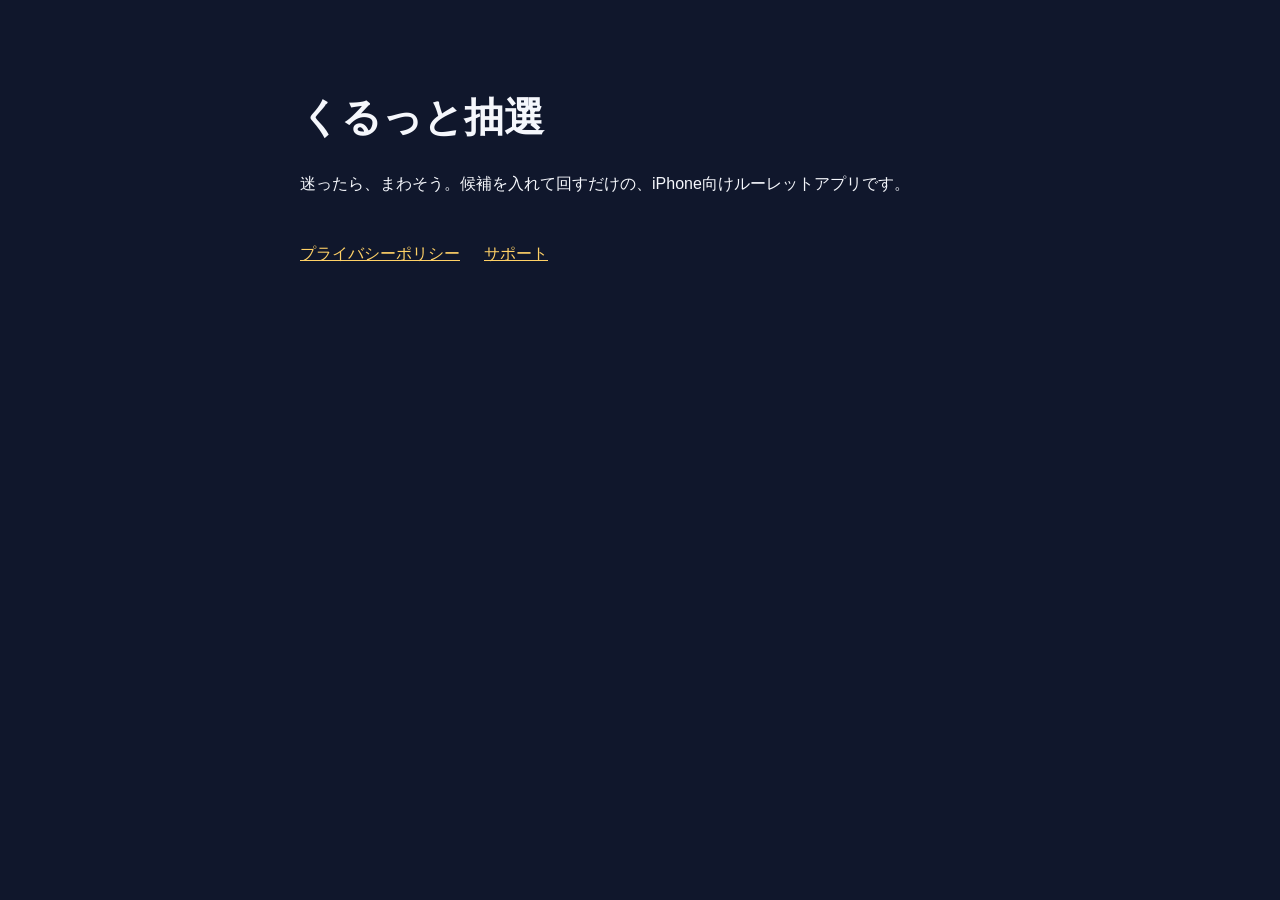
<file: index.html>
<!doctype html>
<html lang="ja"><head><meta charset="utf-8"><meta name="viewport" content="width=device-width,initial-scale=1"><title>くるっと抽選</title><style>body{margin:0;background:#10172c;color:#f5f7fc;font:16px/1.8 -apple-system,BlinkMacSystemFont,sans-serif}main{max-width:680px;margin:auto;padding:64px 24px}h1{font-size:2.5rem;line-height:1.3}a{color:#ffd166}nav{display:flex;gap:24px;margin-top:42px}</style></head><body><main><h1>くるっと抽選</h1><p>迷ったら、まわそう。候補を入れて回すだけの、iPhone向けルーレットアプリです。</p><nav><a href="privacy.html">プライバシーポリシー</a><a href="support.html">サポート</a></nav></main></body></html>
</file>
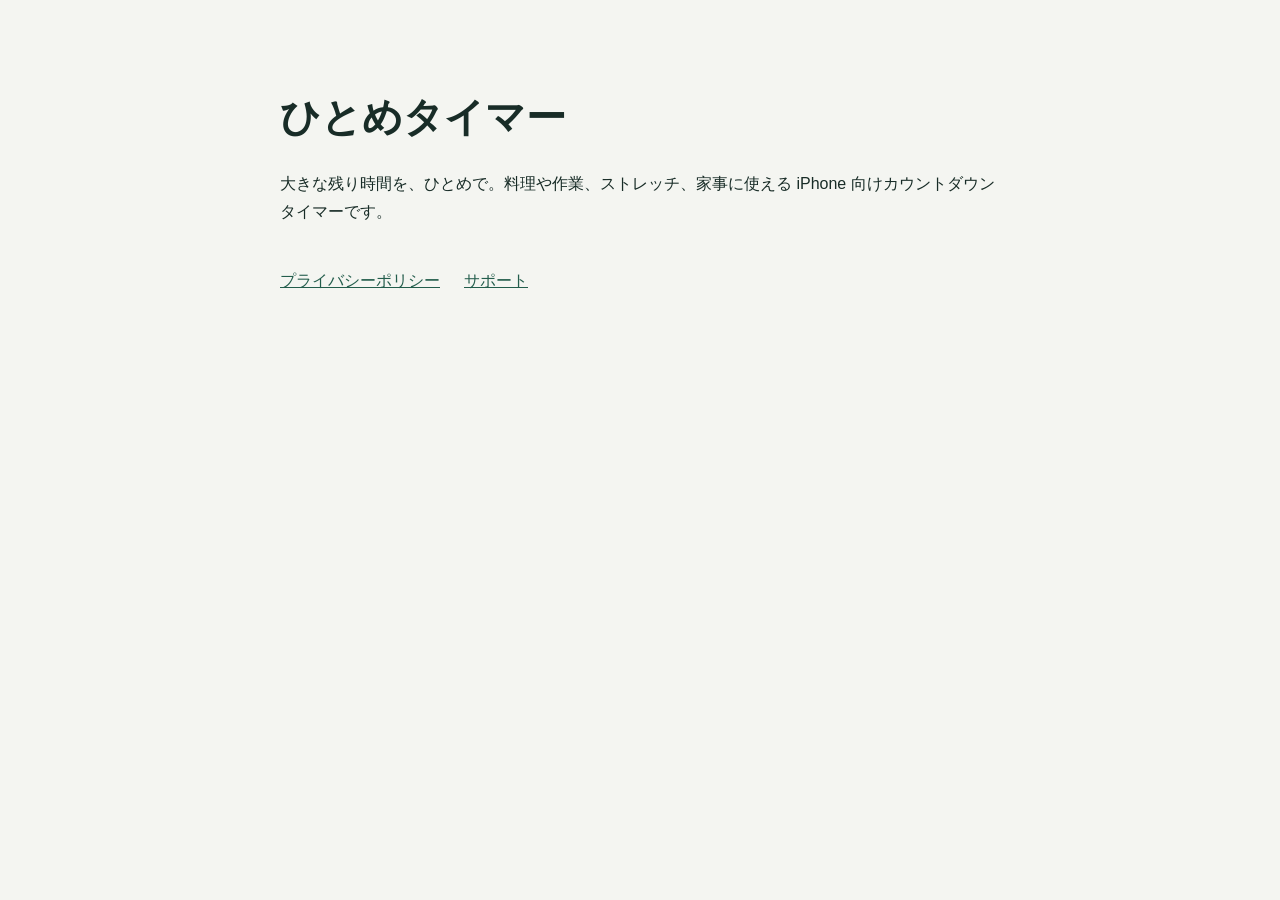
<file: hitome-timer/index.html>
<!doctype html>
<html lang="ja">
<head>
  <meta charset="utf-8">
  <meta name="viewport" content="width=device-width,initial-scale=1">
  <title>ひとめタイマー</title>
  <style>body{margin:0;background:#f4f5f1;color:#182c27;font:16px/1.8 -apple-system,BlinkMacSystemFont,sans-serif}main{max-width:720px;margin:auto;padding:64px 24px}h1{font-size:2.5rem;line-height:1.3}a{color:#235d4c}nav{display:flex;flex-wrap:wrap;gap:24px;margin-top:40px}</style>
</head>
<body><main><h1>ひとめタイマー</h1><p>大きな残り時間を、ひとめで。料理や作業、ストレッチ、家事に使える iPhone 向けカウントダウンタイマーです。</p><nav><a href="privacy.html">プライバシーポリシー</a><a href="support.html">サポート</a></nav></main></body>
</html>
</file>
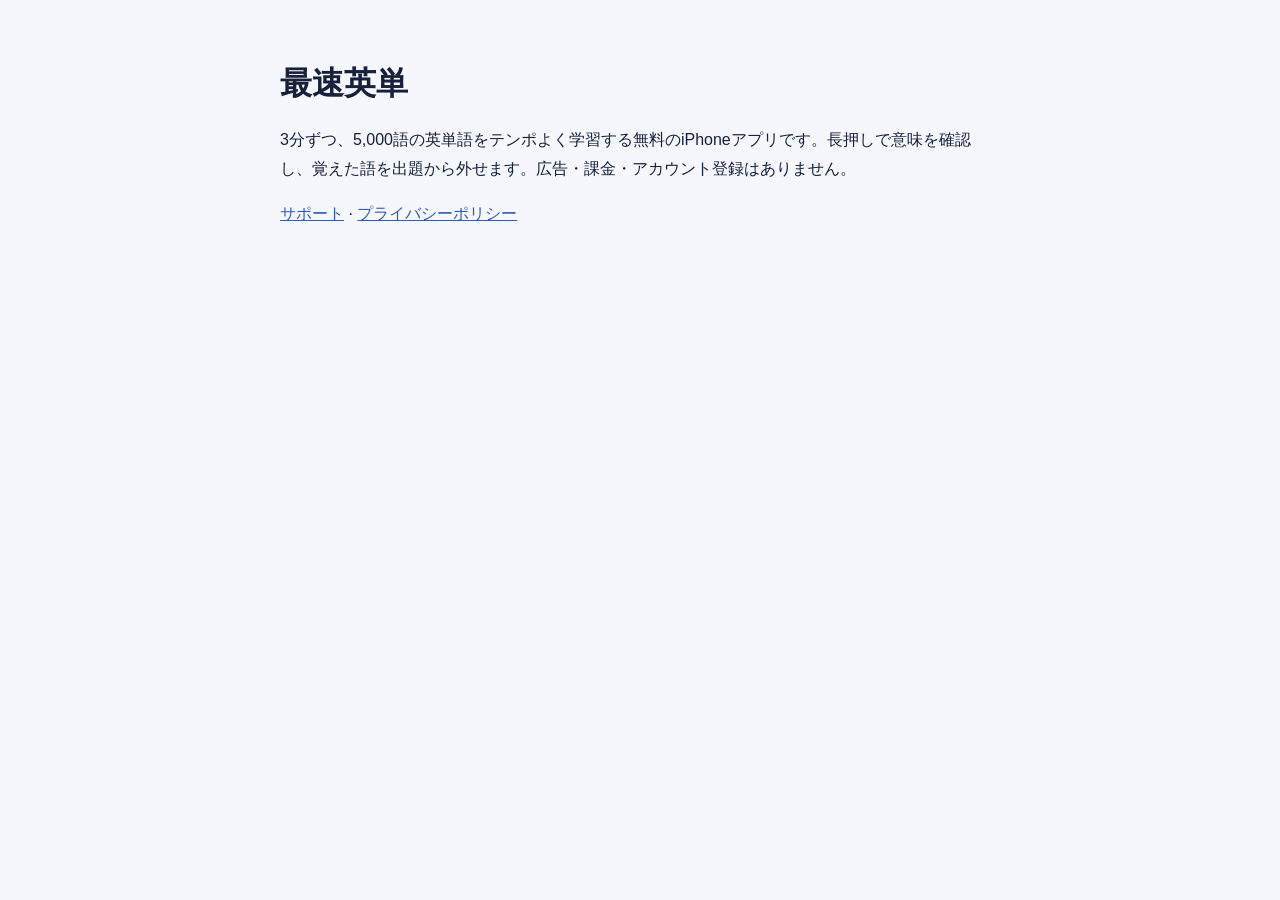
<file: saisoku-eitan/index.html>
<!doctype html>
<html lang="ja"><head><meta charset="utf-8"><meta name="viewport" content="width=device-width,initial-scale=1"><title>最速英単 | 最速英単</title><style>body{margin:0;background:#f5f7fc;color:#17213a;font:16px/1.8 -apple-system,BlinkMacSystemFont,sans-serif}main{max-width:720px;margin:auto;padding:42px 24px 80px}h1{line-height:1.3}h2{margin-top:32px}a{color:#315db5}</style></head><body><main><h1>最速英単</h1><p>3分ずつ、5,000語の英単語をテンポよく学習する無料のiPhoneアプリです。長押しで意味を確認し、覚えた語を出題から外せます。広告・課金・アカウント登録はありません。</p><nav><a href="support.html">サポート</a> · <a href="privacy.html">プライバシーポリシー</a></nav></main></body></html>
</file>
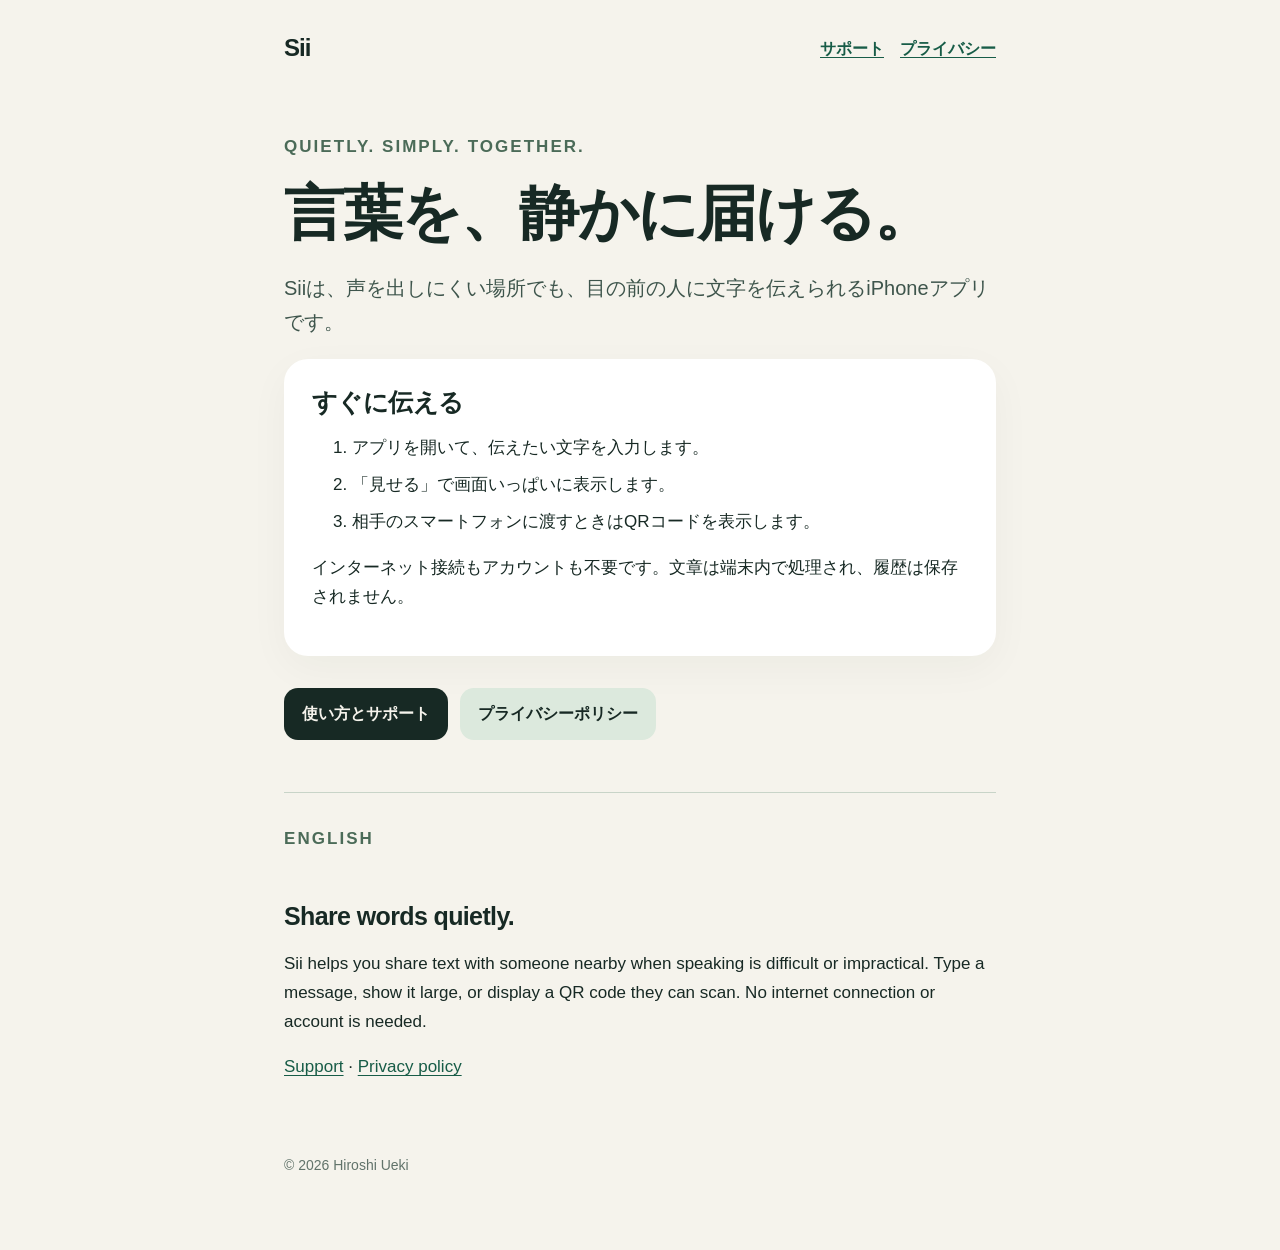
<file: sii/index.html>
<!doctype html>
<html lang="ja">
<head>
  <meta charset="utf-8">
  <meta name="viewport" content="width=device-width, initial-scale=1">
  <meta name="description" content="Siiは、声やインターネットを使わず、目の前の人に文字を伝えるiPhoneアプリです。">
  <title>Sii — 言葉を、静かに届ける</title>
  <link rel="stylesheet" href="style.css">
</head>
<body>
  <main class="shell">
    <nav class="nav" aria-label="サイト内リンク">
      <a class="brand" href="index.html">Sii</a>
      <a href="support.html">サポート</a>
      <a href="privacy.html">プライバシー</a>
    </nav>

    <p class="eyebrow">Quietly. Simply. Together.</p>
    <h1>言葉を、静かに届ける。</h1>
    <p class="lead">Siiは、声を出しにくい場所でも、目の前の人に文字を伝えられるiPhoneアプリです。</p>

    <section class="card" aria-labelledby="how-to-use">
      <h2 id="how-to-use">すぐに伝える</h2>
      <ol>
        <li>アプリを開いて、伝えたい文字を入力します。</li>
        <li>「見せる」で画面いっぱいに表示します。</li>
        <li>相手のスマートフォンに渡すときはQRコードを表示します。</li>
      </ol>
      <p>インターネット接続もアカウントも不要です。文章は端末内で処理され、履歴は保存されません。</p>
    </section>

    <div class="actions">
      <a href="support.html">使い方とサポート</a>
      <a class="secondary" href="privacy.html">プライバシーポリシー</a>
    </div>

    <section class="language" lang="en" aria-labelledby="english-intro">
      <p class="eyebrow">English</p>
      <h2 id="english-intro">Share words quietly.</h2>
      <p>Sii helps you share text with someone nearby when speaking is difficult or impractical. Type a message, show it large, or display a QR code they can scan. No internet connection or account is needed.</p>
      <p><a href="support.html#english">Support</a> · <a href="privacy.html#english">Privacy policy</a></p>
    </section>

    <footer>© 2026 Hiroshi Ueki</footer>
  </main>
</body>
</html>
</file>
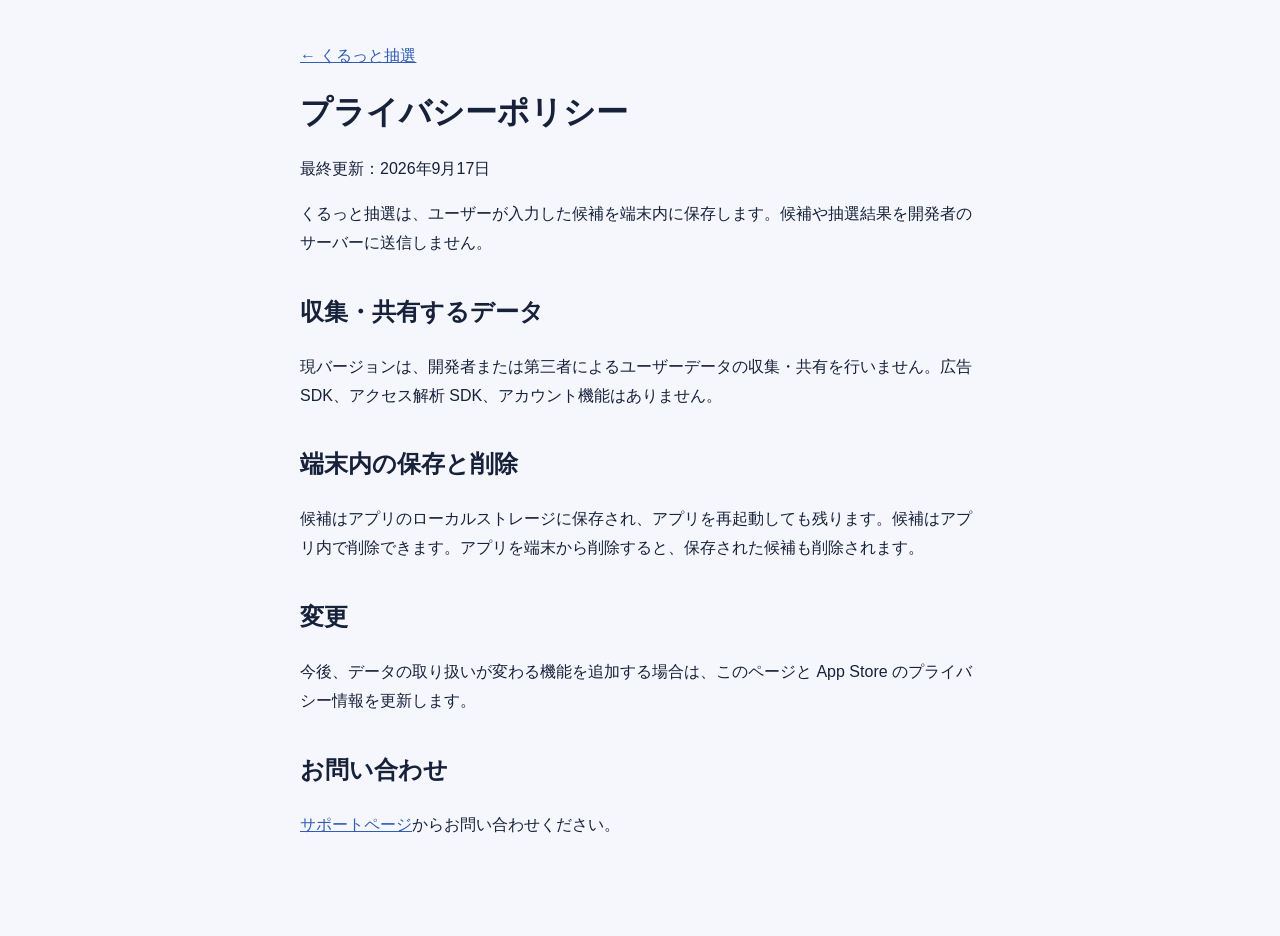
<file: privacy.html>
<!doctype html>
<html lang="ja"><head><meta charset="utf-8"><meta name="viewport" content="width=device-width,initial-scale=1"><title>プライバシーポリシー | くるっと抽選</title><style>body{margin:0;background:#f5f7fc;color:#17213a;font:16px/1.8 -apple-system,BlinkMacSystemFont,sans-serif}main{max-width:680px;margin:auto;padding:42px 24px 80px}h1{line-height:1.3}h2{margin-top:32px}a{color:#315db5}</style></head><body><main><a href="index.html">← くるっと抽選</a><h1>プライバシーポリシー</h1><p>最終更新：2026年9月17日</p><p>くるっと抽選は、ユーザーが入力した候補を端末内に保存します。候補や抽選結果を開発者のサーバーに送信しません。</p><h2>収集・共有するデータ</h2><p>現バージョンは、開発者または第三者によるユーザーデータの収集・共有を行いません。広告 SDK、アクセス解析 SDK、アカウント機能はありません。</p><h2>端末内の保存と削除</h2><p>候補はアプリのローカルストレージに保存され、アプリを再起動しても残ります。候補はアプリ内で削除できます。アプリを端末から削除すると、保存された候補も削除されます。</p><h2>変更</h2><p>今後、データの取り扱いが変わる機能を追加する場合は、このページと App Store のプライバシー情報を更新します。</p><h2>お問い合わせ</h2><p><a href="support.html">サポートページ</a>からお問い合わせください。</p></main></body></html>
</file>
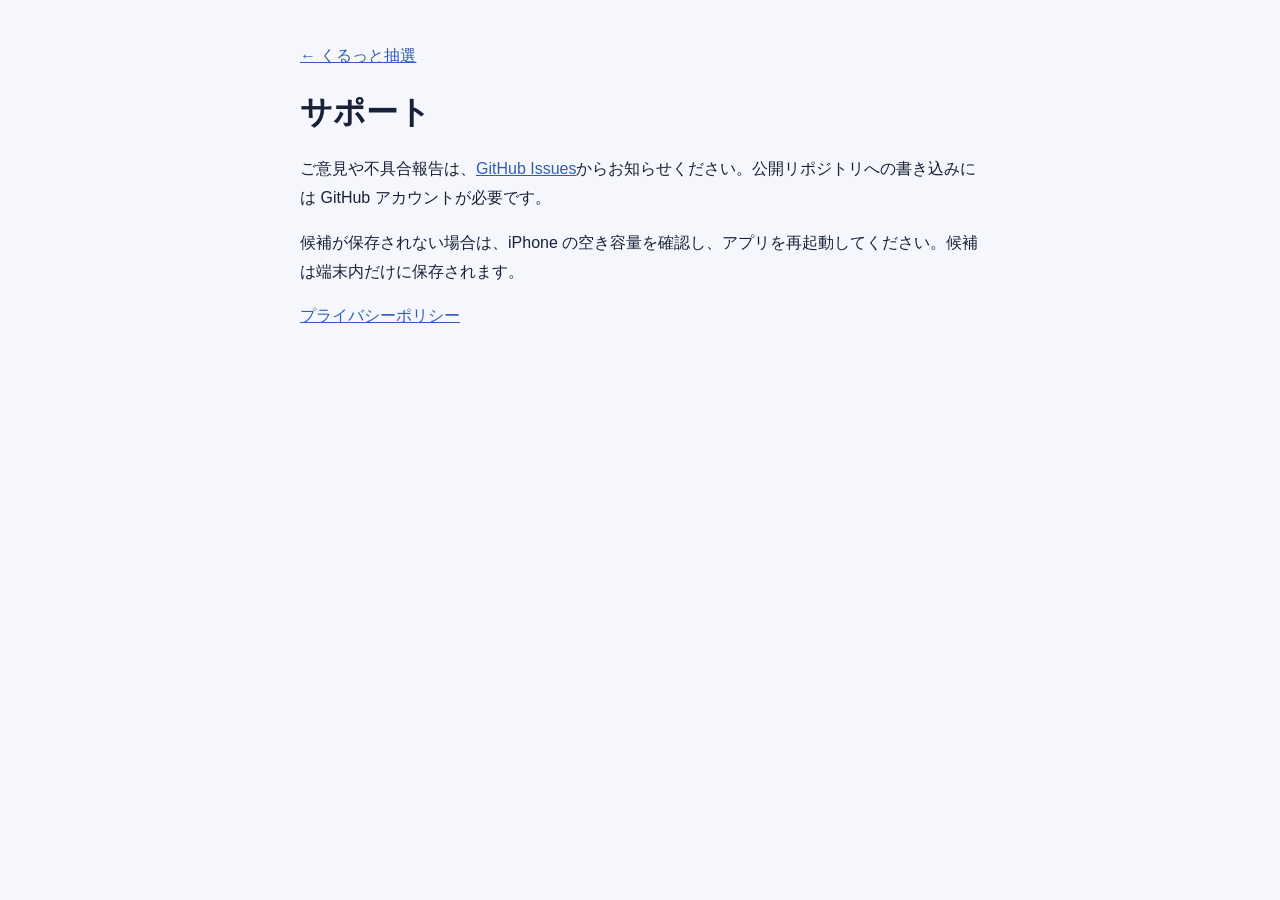
<file: support.html>
<!doctype html>
<html lang="ja"><head><meta charset="utf-8"><meta name="viewport" content="width=device-width,initial-scale=1"><title>サポート | くるっと抽選</title><style>body{margin:0;background:#f5f7fc;color:#17213a;font:16px/1.8 -apple-system,BlinkMacSystemFont,sans-serif}main{max-width:680px;margin:auto;padding:42px 24px 80px}h1{line-height:1.3}a{color:#315db5}</style></head><body><main><a href="index.html">← くるっと抽選</a><h1>サポート</h1><p>ご意見や不具合報告は、<a href="https://github.com/uekkie/app-pages/issues">GitHub Issues</a>からお知らせください。公開リポジトリへの書き込みには GitHub アカウントが必要です。</p><p>候補が保存されない場合は、iPhone の空き容量を確認し、アプリを再起動してください。候補は端末内だけに保存されます。</p><p><a href="privacy.html">プライバシーポリシー</a></p></main></body></html>
</file>
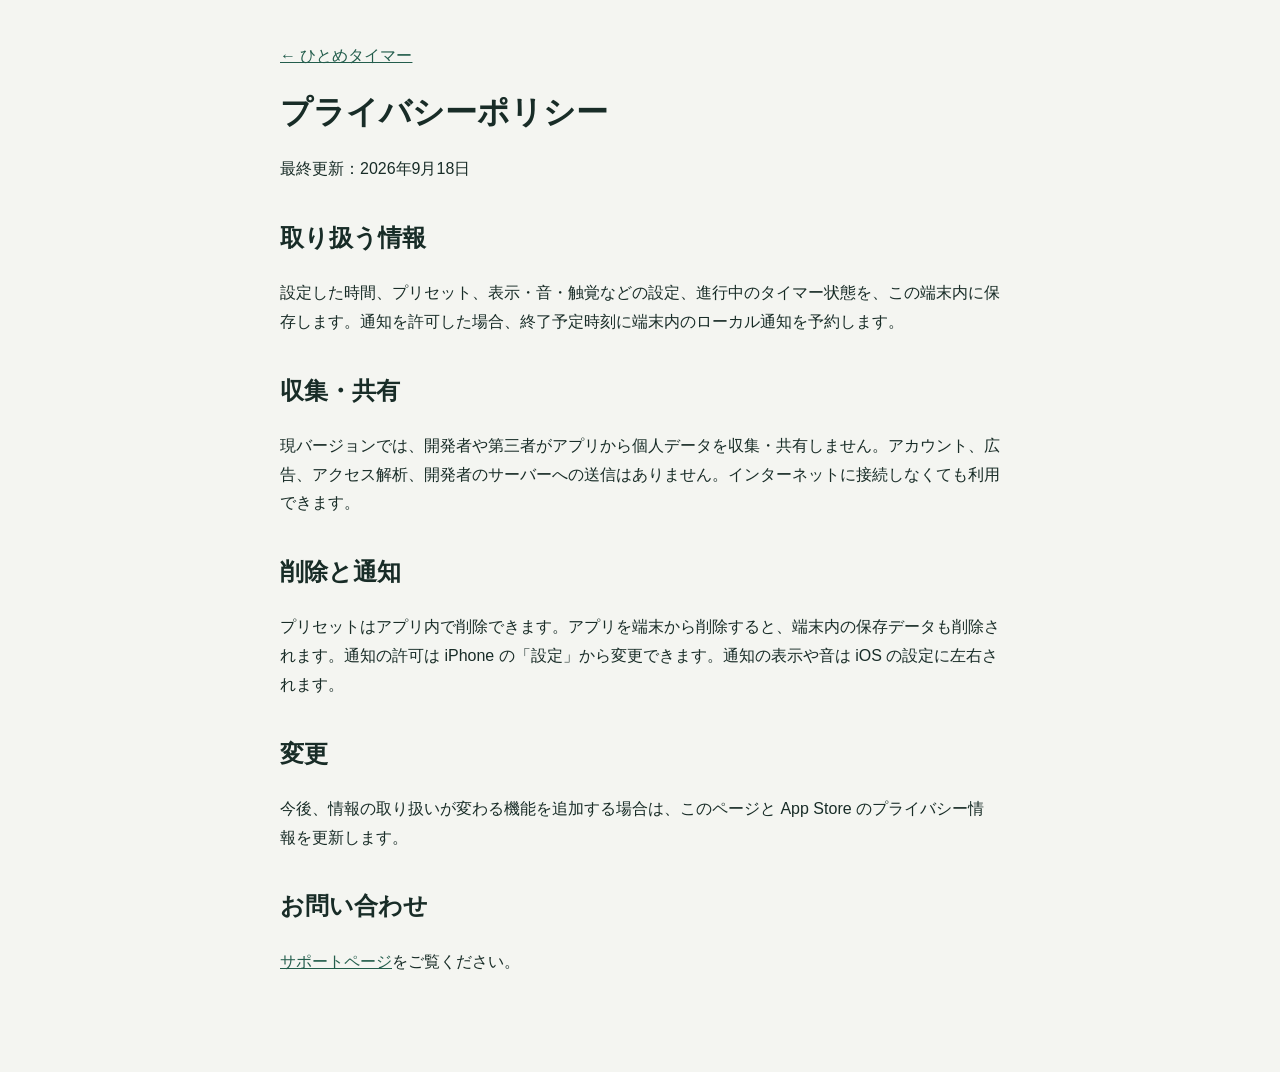
<file: hitome-timer/privacy.html>
<!doctype html>
<html lang="ja">
<head>
  <meta charset="utf-8">
  <meta name="viewport" content="width=device-width,initial-scale=1">
  <title>プライバシーポリシー | ひとめタイマー</title>
  <style>body{margin:0;background:#f4f5f1;color:#182c27;font:16px/1.8 -apple-system,BlinkMacSystemFont,sans-serif}main{max-width:720px;margin:auto;padding:42px 24px 80px}h1{line-height:1.3}h2{margin-top:32px}a{color:#235d4c}</style>
</head>
<body><main><a href="index.html">← ひとめタイマー</a><h1>プライバシーポリシー</h1><p>最終更新：2026年9月18日</p>
<h2>取り扱う情報</h2><p>設定した時間、プリセット、表示・音・触覚などの設定、進行中のタイマー状態を、この端末内に保存します。通知を許可した場合、終了予定時刻に端末内のローカル通知を予約します。</p>
<h2>収集・共有</h2><p>現バージョンでは、開発者や第三者がアプリから個人データを収集・共有しません。アカウント、広告、アクセス解析、開発者のサーバーへの送信はありません。インターネットに接続しなくても利用できます。</p>
<h2>削除と通知</h2><p>プリセットはアプリ内で削除できます。アプリを端末から削除すると、端末内の保存データも削除されます。通知の許可は iPhone の「設定」から変更できます。通知の表示や音は iOS の設定に左右されます。</p>
<h2>変更</h2><p>今後、情報の取り扱いが変わる機能を追加する場合は、このページと App Store のプライバシー情報を更新します。</p>
<h2>お問い合わせ</h2><p><a href="support.html">サポートページ</a>をご覧ください。</p></main></body>
</html>
</file>
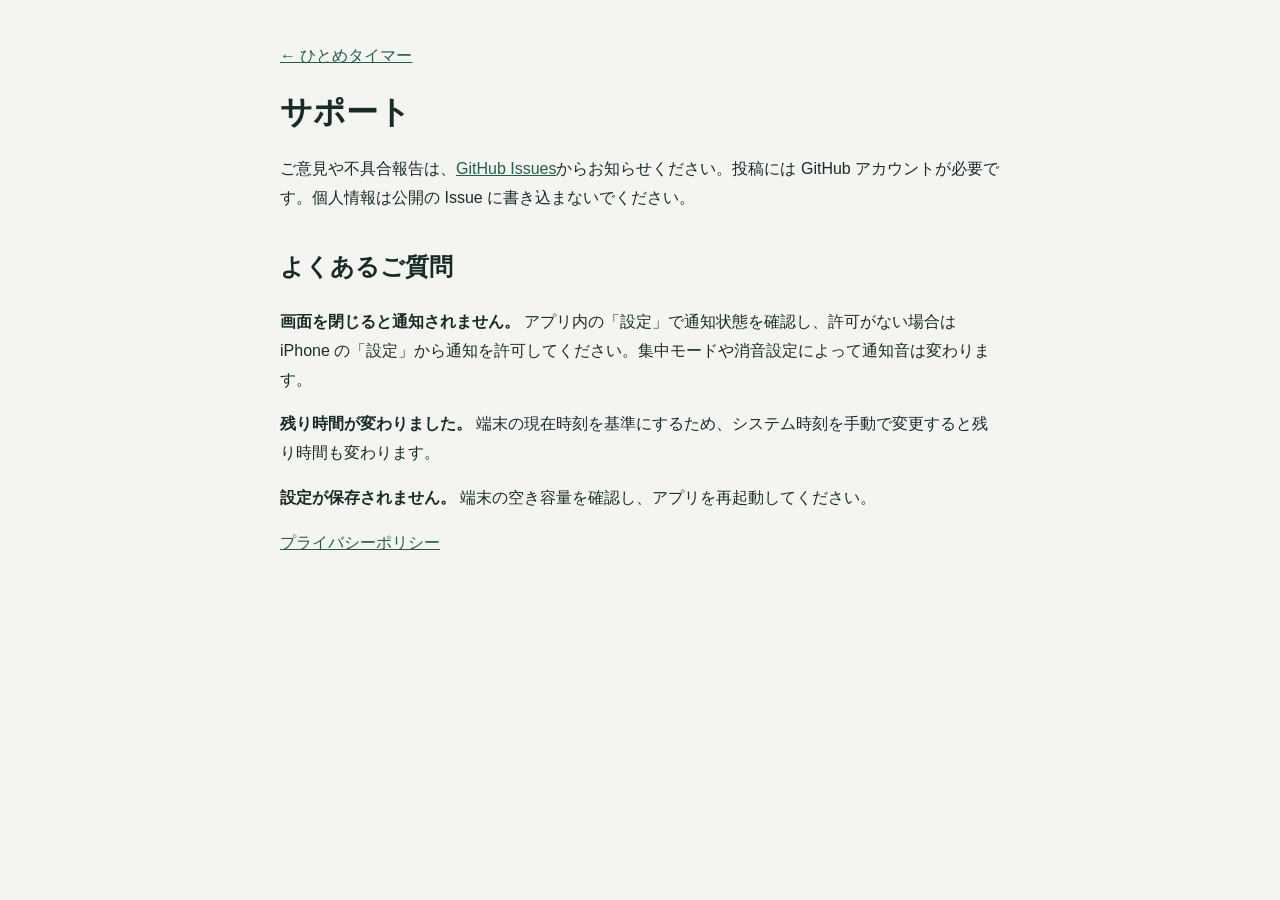
<file: hitome-timer/support.html>
<!doctype html>
<html lang="ja">
<head>
  <meta charset="utf-8">
  <meta name="viewport" content="width=device-width,initial-scale=1">
  <title>サポート | ひとめタイマー</title>
  <style>body{margin:0;background:#f4f5f1;color:#182c27;font:16px/1.8 -apple-system,BlinkMacSystemFont,sans-serif}main{max-width:720px;margin:auto;padding:42px 24px 80px}h1{line-height:1.3}h2{margin-top:32px}a{color:#235d4c}</style>
</head>
<body><main><a href="index.html">← ひとめタイマー</a><h1>サポート</h1><p>ご意見や不具合報告は、<a href="https://github.com/uekkie/app-pages/issues">GitHub Issues</a>からお知らせください。投稿には GitHub アカウントが必要です。個人情報は公開の Issue に書き込まないでください。</p>
<h2>よくあるご質問</h2><p><strong>画面を閉じると通知されません。</strong> アプリ内の「設定」で通知状態を確認し、許可がない場合は iPhone の「設定」から通知を許可してください。集中モードや消音設定によって通知音は変わります。</p><p><strong>残り時間が変わりました。</strong> 端末の現在時刻を基準にするため、システム時刻を手動で変更すると残り時間も変わります。</p><p><strong>設定が保存されません。</strong> 端末の空き容量を確認し、アプリを再起動してください。</p><p><a href="privacy.html">プライバシーポリシー</a></p></main></body>
</html>
</file>
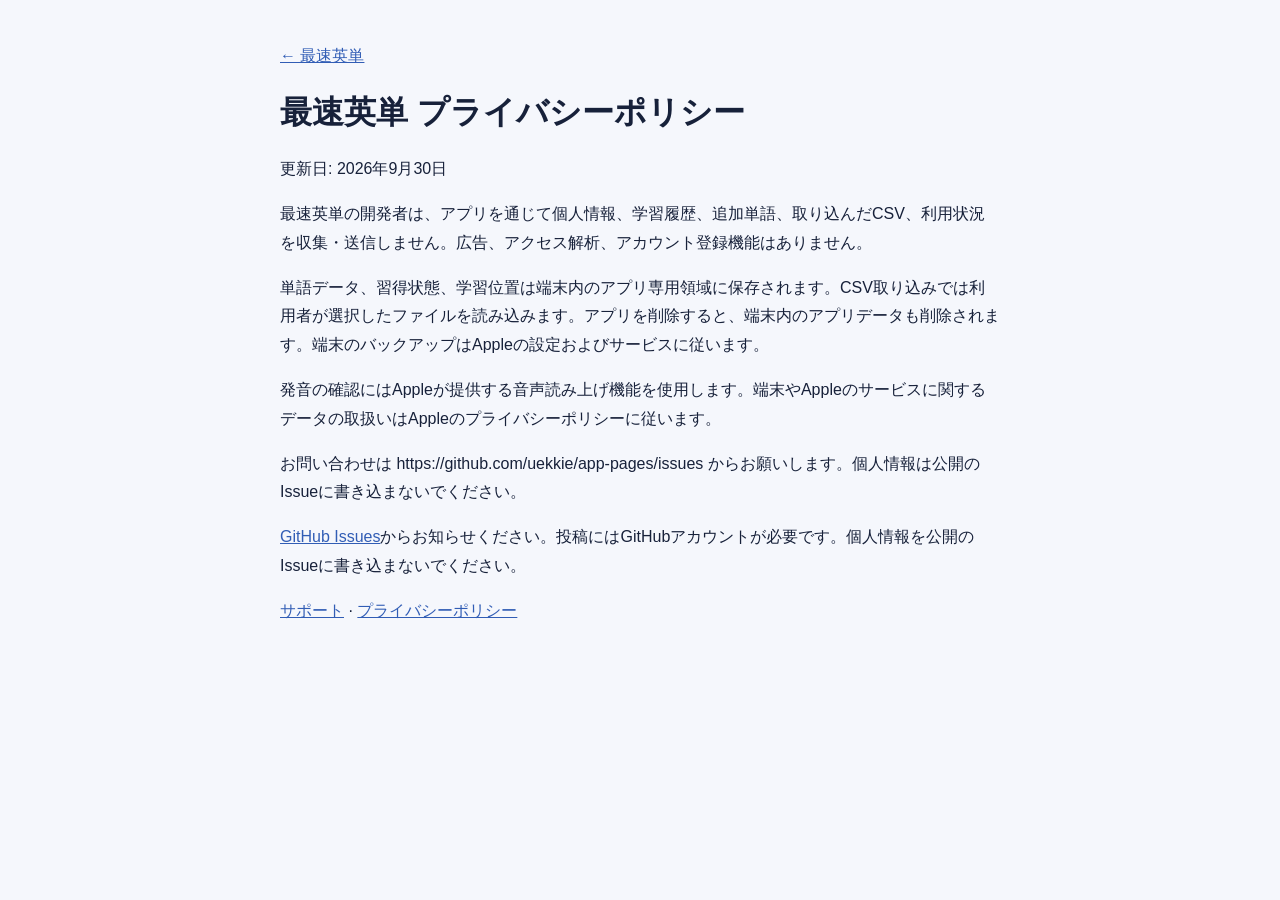
<file: saisoku-eitan/privacy.html>
<!doctype html>
<html lang="ja"><head><meta charset="utf-8"><meta name="viewport" content="width=device-width,initial-scale=1"><title>privacy | 最速英単</title><style>body{margin:0;background:#f5f7fc;color:#17213a;font:16px/1.8 -apple-system,BlinkMacSystemFont,sans-serif}main{max-width:720px;margin:auto;padding:42px 24px 80px}h1{line-height:1.3}h2{margin-top:32px}a{color:#315db5}</style></head><body><main><a href="index.html">← 最速英単</a><h1>最速英単 プライバシーポリシー</h1><p>更新日: 2026年9月30日</p><p>最速英単の開発者は、アプリを通じて個人情報、学習履歴、追加単語、取り込んだCSV、利用状況を収集・送信しません。広告、アクセス解析、アカウント登録機能はありません。</p><p>単語データ、習得状態、学習位置は端末内のアプリ専用領域に保存されます。CSV取り込みでは利用者が選択したファイルを読み込みます。アプリを削除すると、端末内のアプリデータも削除されます。端末のバックアップはAppleの設定およびサービスに従います。</p><p>発音の確認にはAppleが提供する音声読み上げ機能を使用します。端末やAppleのサービスに関するデータの取扱いはAppleのプライバシーポリシーに従います。</p><p>お問い合わせは https://github.com/uekkie/app-pages/issues からお願いします。個人情報は公開のIssueに書き込まないでください。</p><p><a href="https://github.com/uekkie/app-pages/issues">GitHub Issues</a>からお知らせください。投稿にはGitHubアカウントが必要です。個人情報を公開のIssueに書き込まないでください。</p><nav><a href="support.html">サポート</a> · <a href="privacy.html">プライバシーポリシー</a></nav></main></body></html>
</file>
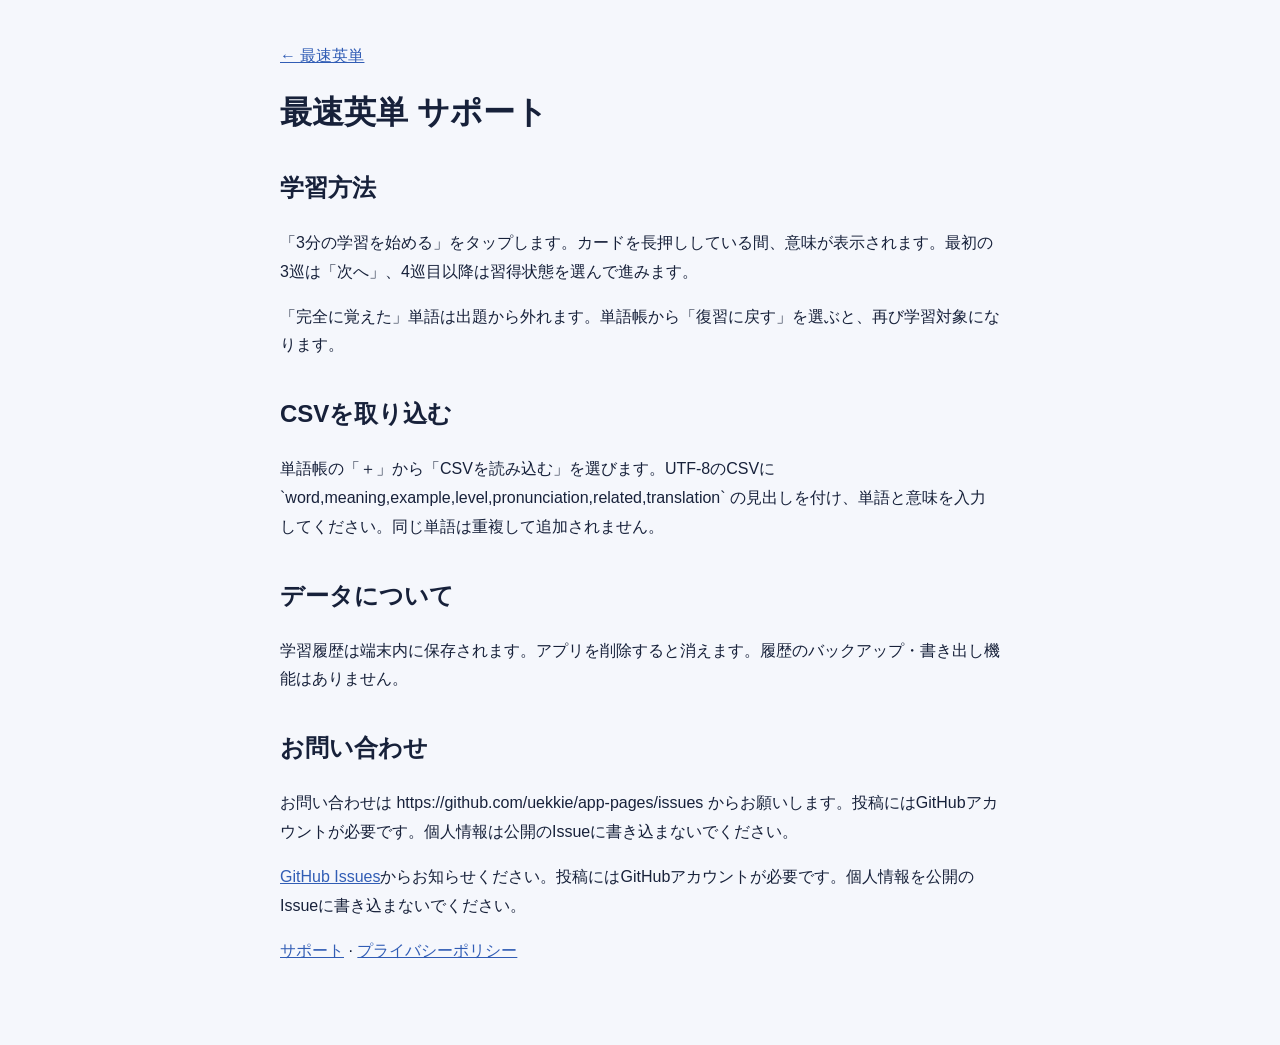
<file: saisoku-eitan/support.html>
<!doctype html>
<html lang="ja"><head><meta charset="utf-8"><meta name="viewport" content="width=device-width,initial-scale=1"><title>support | 最速英単</title><style>body{margin:0;background:#f5f7fc;color:#17213a;font:16px/1.8 -apple-system,BlinkMacSystemFont,sans-serif}main{max-width:720px;margin:auto;padding:42px 24px 80px}h1{line-height:1.3}h2{margin-top:32px}a{color:#315db5}</style></head><body><main><a href="index.html">← 最速英単</a><h1>最速英単 サポート</h1><h2>学習方法</h2><p>「3分の学習を始める」をタップします。カードを長押ししている間、意味が表示されます。最初の3巡は「次へ」、4巡目以降は習得状態を選んで進みます。</p><p>「完全に覚えた」単語は出題から外れます。単語帳から「復習に戻す」を選ぶと、再び学習対象になります。</p><h2>CSVを取り込む</h2><p>単語帳の「＋」から「CSVを読み込む」を選びます。UTF-8のCSVに `word,meaning,example,level,pronunciation,related,translation` の見出しを付け、単語と意味を入力してください。同じ単語は重複して追加されません。</p><h2>データについて</h2><p>学習履歴は端末内に保存されます。アプリを削除すると消えます。履歴のバックアップ・書き出し機能はありません。</p><h2>お問い合わせ</h2><p>お問い合わせは https://github.com/uekkie/app-pages/issues からお願いします。投稿にはGitHubアカウントが必要です。個人情報は公開のIssueに書き込まないでください。</p><p><a href="https://github.com/uekkie/app-pages/issues">GitHub Issues</a>からお知らせください。投稿にはGitHubアカウントが必要です。個人情報を公開のIssueに書き込まないでください。</p><nav><a href="support.html">サポート</a> · <a href="privacy.html">プライバシーポリシー</a></nav></main></body></html>
</file>
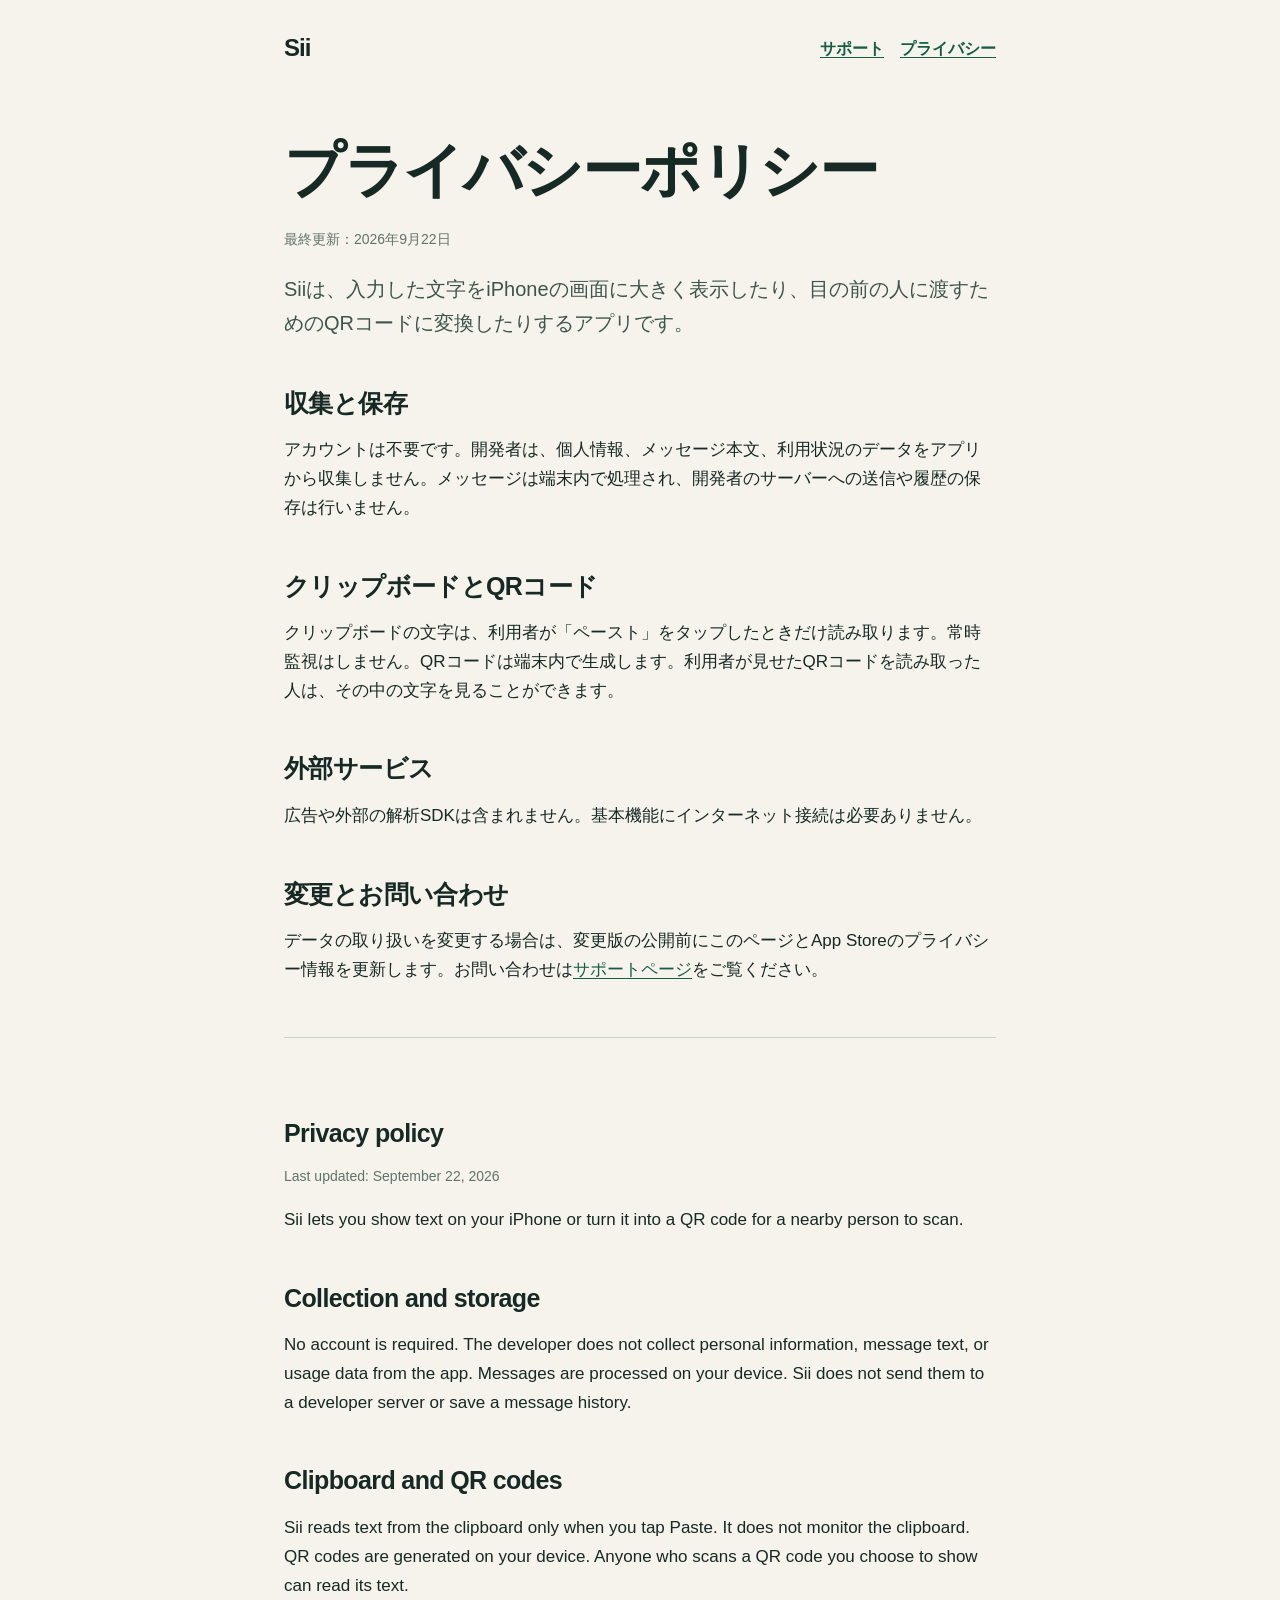
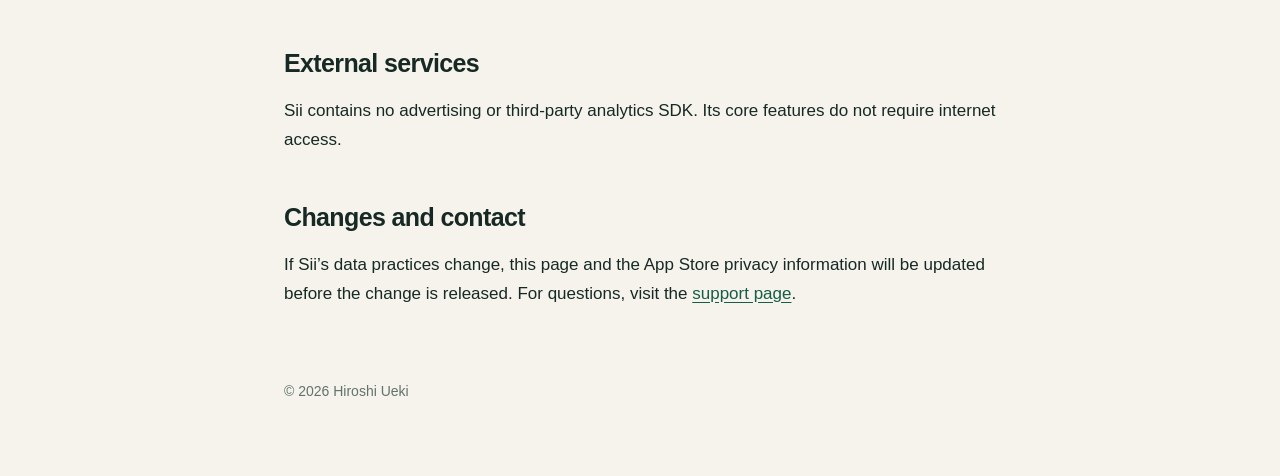
<file: sii/privacy.html>
<!doctype html>
<html lang="ja">
<head>
  <meta charset="utf-8">
  <meta name="viewport" content="width=device-width, initial-scale=1">
  <title>プライバシーポリシー | Sii</title>
  <link rel="stylesheet" href="style.css">
</head>
<body>
  <main class="shell">
    <nav class="nav" aria-label="サイト内リンク">
      <a class="brand" href="index.html">Sii</a>
      <a href="support.html">サポート</a>
      <a href="privacy.html" aria-current="page">プライバシー</a>
    </nav>

    <h1>プライバシーポリシー</h1>
    <p class="meta">最終更新：2026年9月22日</p>
    <p class="lead">Siiは、入力した文字をiPhoneの画面に大きく表示したり、目の前の人に渡すためのQRコードに変換したりするアプリです。</p>

    <h2>収集と保存</h2>
    <p>アカウントは不要です。開発者は、個人情報、メッセージ本文、利用状況のデータをアプリから収集しません。メッセージは端末内で処理され、開発者のサーバーへの送信や履歴の保存は行いません。</p>

    <h2>クリップボードとQRコード</h2>
    <p>クリップボードの文字は、利用者が「ペースト」をタップしたときだけ読み取ります。常時監視はしません。QRコードは端末内で生成します。利用者が見せたQRコードを読み取った人は、その中の文字を見ることができます。</p>

    <h2>外部サービス</h2>
    <p>広告や外部の解析SDKは含まれません。基本機能にインターネット接続は必要ありません。</p>

    <h2>変更とお問い合わせ</h2>
    <p>データの取り扱いを変更する場合は、変更版の公開前にこのページとApp Storeのプライバシー情報を更新します。お問い合わせは<a href="support.html">サポートページ</a>をご覧ください。</p>

    <section class="language" id="english" lang="en" aria-labelledby="english-policy">
      <h2 id="english-policy">Privacy policy</h2>
      <p class="meta">Last updated: September 22, 2026</p>
      <p>Sii lets you show text on your iPhone or turn it into a QR code for a nearby person to scan.</p>
      <h2>Collection and storage</h2>
      <p>No account is required. The developer does not collect personal information, message text, or usage data from the app. Messages are processed on your device. Sii does not send them to a developer server or save a message history.</p>
      <h2>Clipboard and QR codes</h2>
      <p>Sii reads text from the clipboard only when you tap Paste. It does not monitor the clipboard. QR codes are generated on your device. Anyone who scans a QR code you choose to show can read its text.</p>
      <h2>External services</h2>
      <p>Sii contains no advertising or third-party analytics SDK. Its core features do not require internet access.</p>
      <h2>Changes and contact</h2>
      <p>If Sii’s data practices change, this page and the App Store privacy information will be updated before the change is released. For questions, visit the <a href="support.html#english">support page</a>.</p>
    </section>

    <footer>© 2026 Hiroshi Ueki</footer>
  </main>
</body>
</html>
</file>
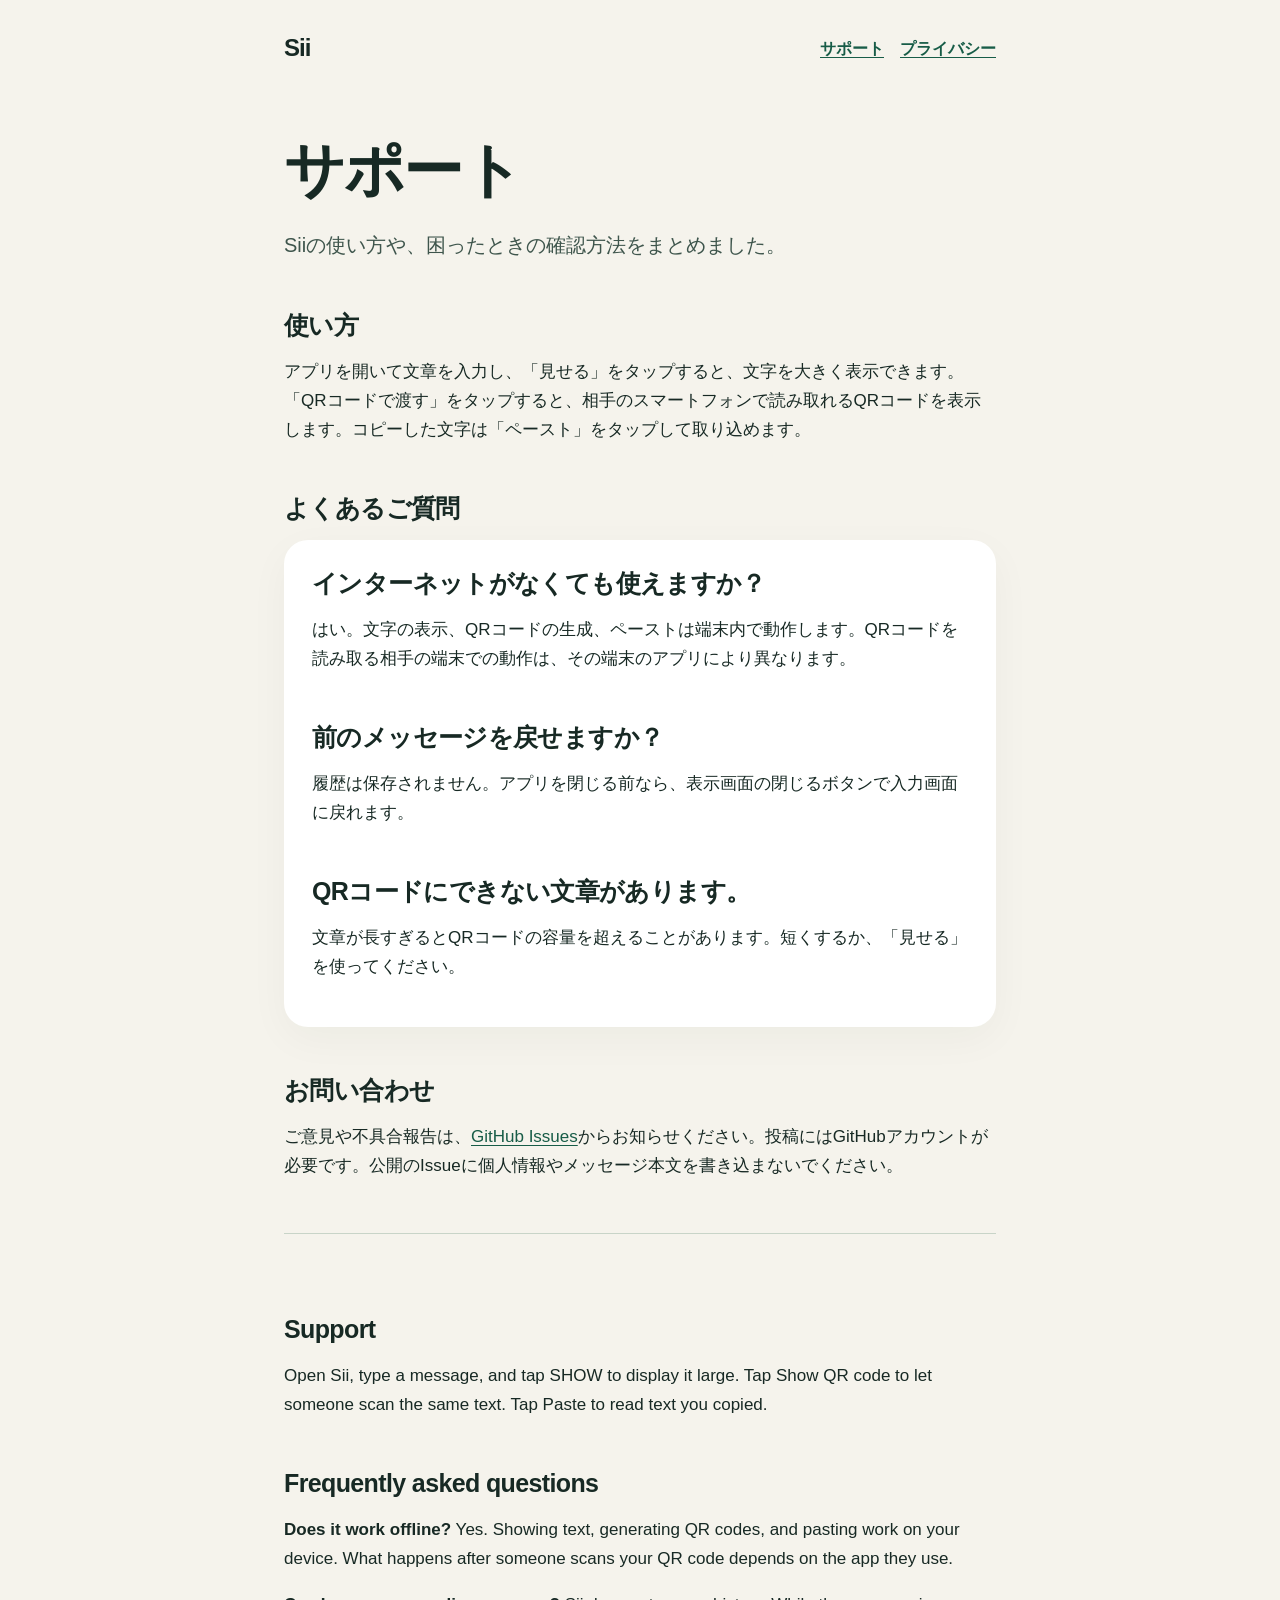
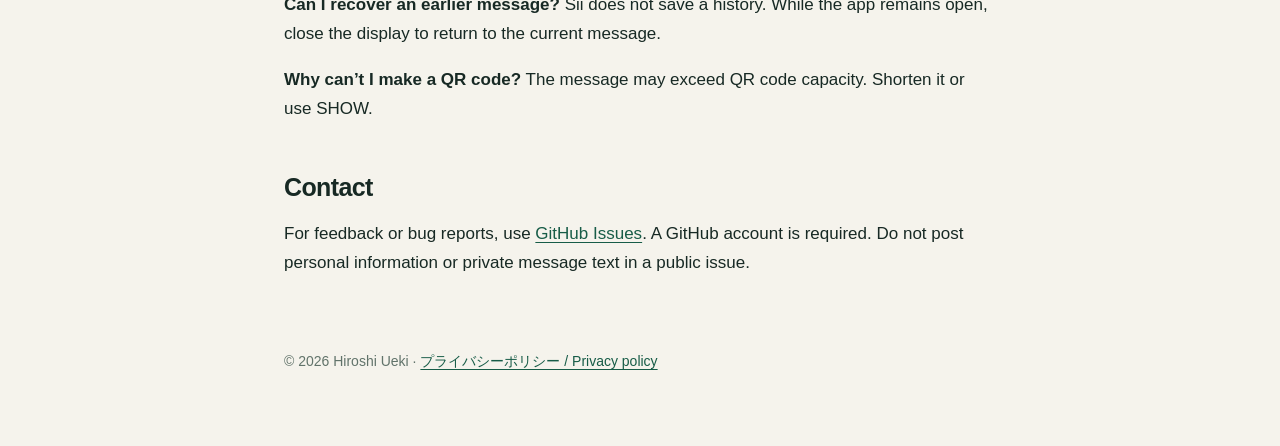
<file: sii/support.html>
<!doctype html>
<html lang="ja">
<head>
  <meta charset="utf-8">
  <meta name="viewport" content="width=device-width, initial-scale=1">
  <title>サポート | Sii</title>
  <link rel="stylesheet" href="style.css">
</head>
<body>
  <main class="shell">
    <nav class="nav" aria-label="サイト内リンク">
      <a class="brand" href="index.html">Sii</a>
      <a href="support.html" aria-current="page">サポート</a>
      <a href="privacy.html">プライバシー</a>
    </nav>

    <h1>サポート</h1>
    <p class="lead">Siiの使い方や、困ったときの確認方法をまとめました。</p>

    <h2>使い方</h2>
    <p>アプリを開いて文章を入力し、「見せる」をタップすると、文字を大きく表示できます。「QRコードで渡す」をタップすると、相手のスマートフォンで読み取れるQRコードを表示します。コピーした文字は「ペースト」をタップして取り込めます。</p>

    <h2>よくあるご質問</h2>
    <div class="card">
      <h2>インターネットがなくても使えますか？</h2>
      <p>はい。文字の表示、QRコードの生成、ペーストは端末内で動作します。QRコードを読み取る相手の端末での動作は、その端末のアプリにより異なります。</p>
      <h2>前のメッセージを戻せますか？</h2>
      <p>履歴は保存されません。アプリを閉じる前なら、表示画面の閉じるボタンで入力画面に戻れます。</p>
      <h2>QRコードにできない文章があります。</h2>
      <p>文章が長すぎるとQRコードの容量を超えることがあります。短くするか、「見せる」を使ってください。</p>
    </div>

    <h2>お問い合わせ</h2>
    <p>ご意見や不具合報告は、<a href="https://github.com/uekkie/app-pages/issues">GitHub Issues</a>からお知らせください。投稿にはGitHubアカウントが必要です。公開のIssueに個人情報やメッセージ本文を書き込まないでください。</p>

    <section class="language" id="english" lang="en" aria-labelledby="english-support">
      <h2 id="english-support">Support</h2>
      <p>Open Sii, type a message, and tap SHOW to display it large. Tap Show QR code to let someone scan the same text. Tap Paste to read text you copied.</p>
      <h2>Frequently asked questions</h2>
      <p><strong>Does it work offline?</strong> Yes. Showing text, generating QR codes, and pasting work on your device. What happens after someone scans your QR code depends on the app they use.</p>
      <p><strong>Can I recover an earlier message?</strong> Sii does not save a history. While the app remains open, close the display to return to the current message.</p>
      <p><strong>Why can’t I make a QR code?</strong> The message may exceed QR code capacity. Shorten it or use SHOW.</p>
      <h2>Contact</h2>
      <p>For feedback or bug reports, use <a href="https://github.com/uekkie/app-pages/issues">GitHub Issues</a>. A GitHub account is required. Do not post personal information or private message text in a public issue.</p>
    </section>

    <footer>© 2026 Hiroshi Ueki · <a href="privacy.html">プライバシーポリシー / Privacy policy</a></footer>
  </main>
</body>
</html>
</file>
<file: sii/style.css>
:root {
  color-scheme: light;
  font-family: -apple-system, BlinkMacSystemFont, "Segoe UI", sans-serif;
  line-height: 1.7;
  background: #f5f3ec;
  color: #172924;
}

* { box-sizing: border-box; }

body { margin: 0; }

a { color: #175c47; text-underline-offset: 3px; }
a:hover { color: #0b382b; }
a:focus-visible { outline: 3px solid #175c47; outline-offset: 4px; }

.shell { max-width: 760px; margin: 0 auto; padding: 28px 24px 72px; }
.nav { display: flex; flex-wrap: wrap; align-items: center; gap: 16px; margin-bottom: 64px; }
.nav a { font-weight: 600; }
.brand { margin-right: auto; color: #172924; font-size: 24px; font-weight: 750; letter-spacing: -.04em; text-decoration: none; }

h1, h2 { line-height: 1.25; letter-spacing: -.025em; }
h1 { font-size: clamp(36px, 7vw, 60px); margin: 0 0 20px; }
h2 { font-size: 25px; margin: 48px 0 16px; }
p, li { font-size: 17px; }
li + li { margin-top: 8px; }
.lead { color: #3e554c; font-size: 20px; }
.eyebrow { margin: 0 0 14px; color: #4b6b58; font-weight: 700; letter-spacing: .12em; text-transform: uppercase; }
.card { padding: 28px; border-radius: 24px; background: #fff; box-shadow: 0 12px 40px #1729240a; }
.card h2:first-child { margin-top: 0; }
.actions { display: flex; flex-wrap: wrap; gap: 12px; margin: 32px 0 0; }
.actions a { display: inline-block; padding: 12px 18px; border-radius: 14px; background: #172924; color: #f5f3ec; font-weight: 700; text-decoration: none; }
.actions a.secondary { background: #dce9dd; color: #172924; }
.language { margin-top: 52px; padding-top: 32px; border-top: 1px solid #c8d4c8; }
.meta { color: #61736a; font-size: 14px; }
footer { margin-top: 72px; color: #61736a; font-size: 14px; }

@media (max-width: 480px) {
  .shell { padding: 20px 18px 56px; }
  .nav { margin-bottom: 44px; }
  .card { padding: 22px; }
}
</file>
